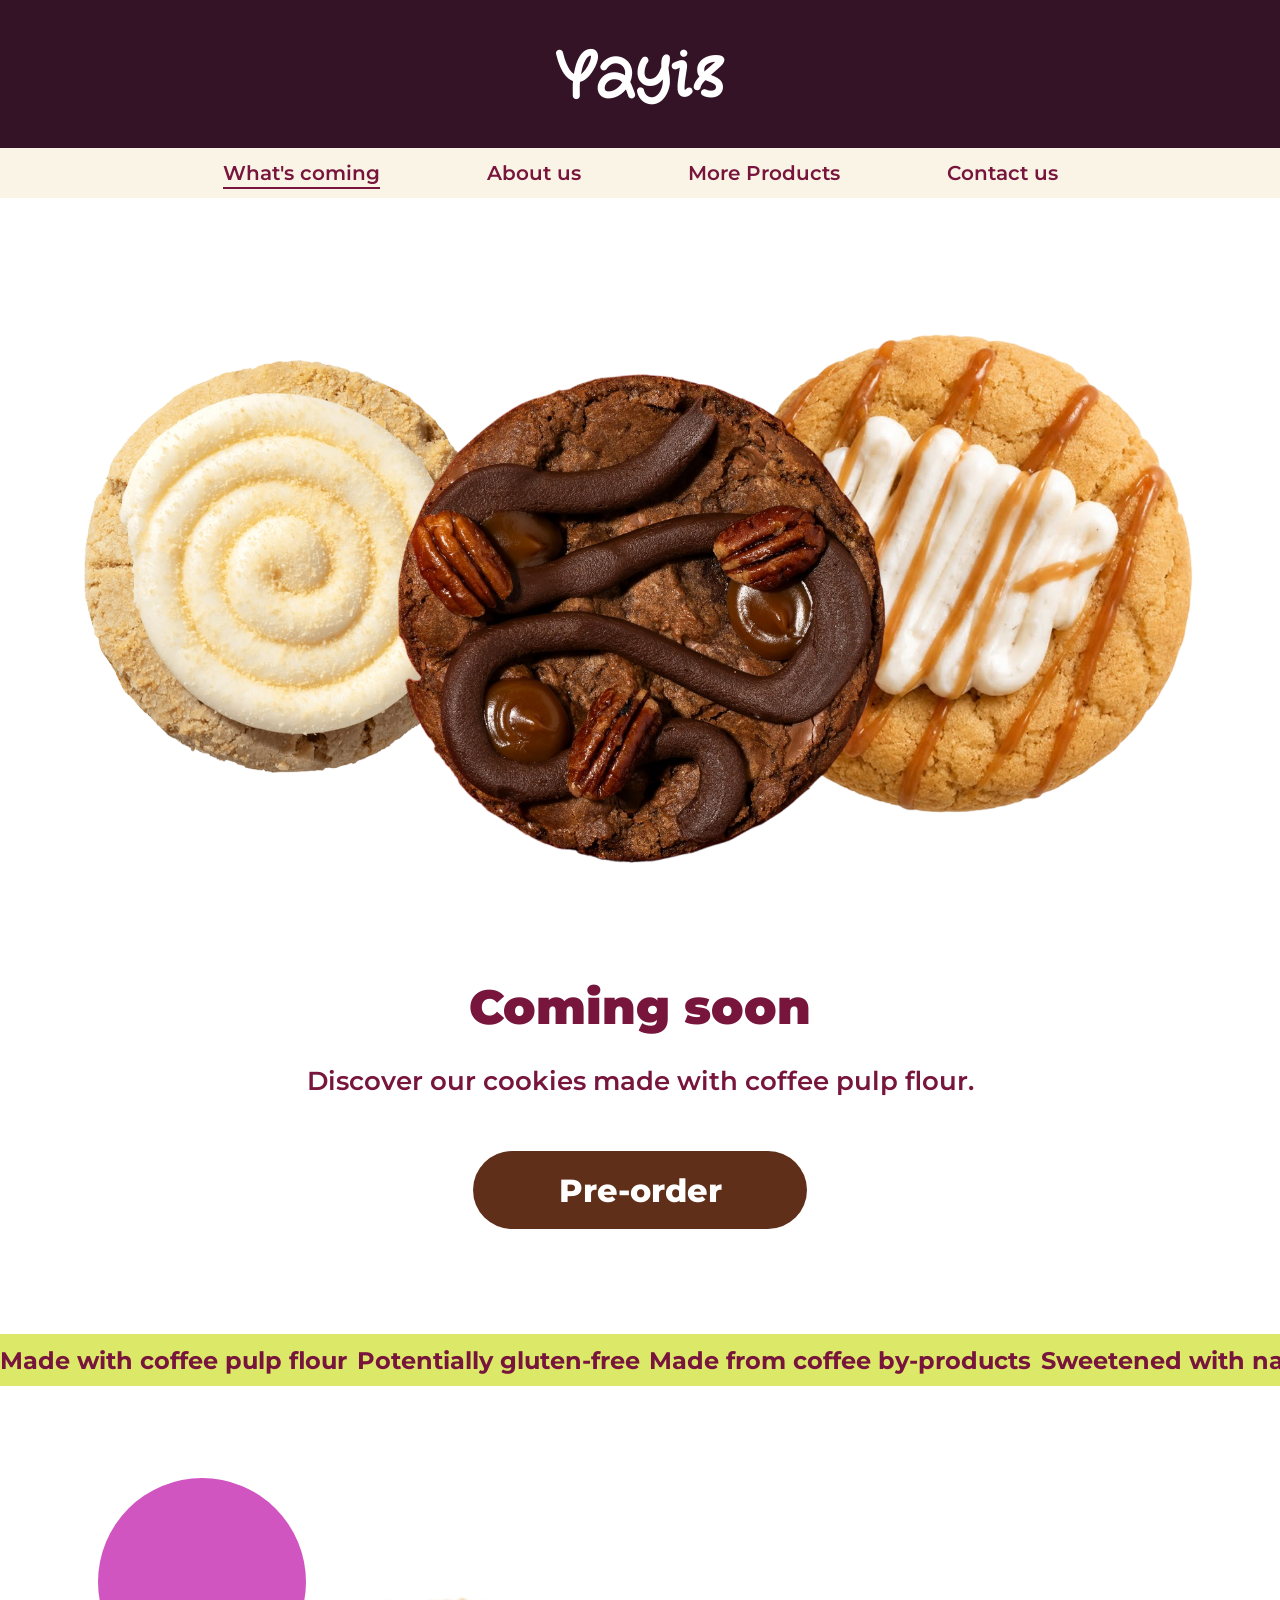
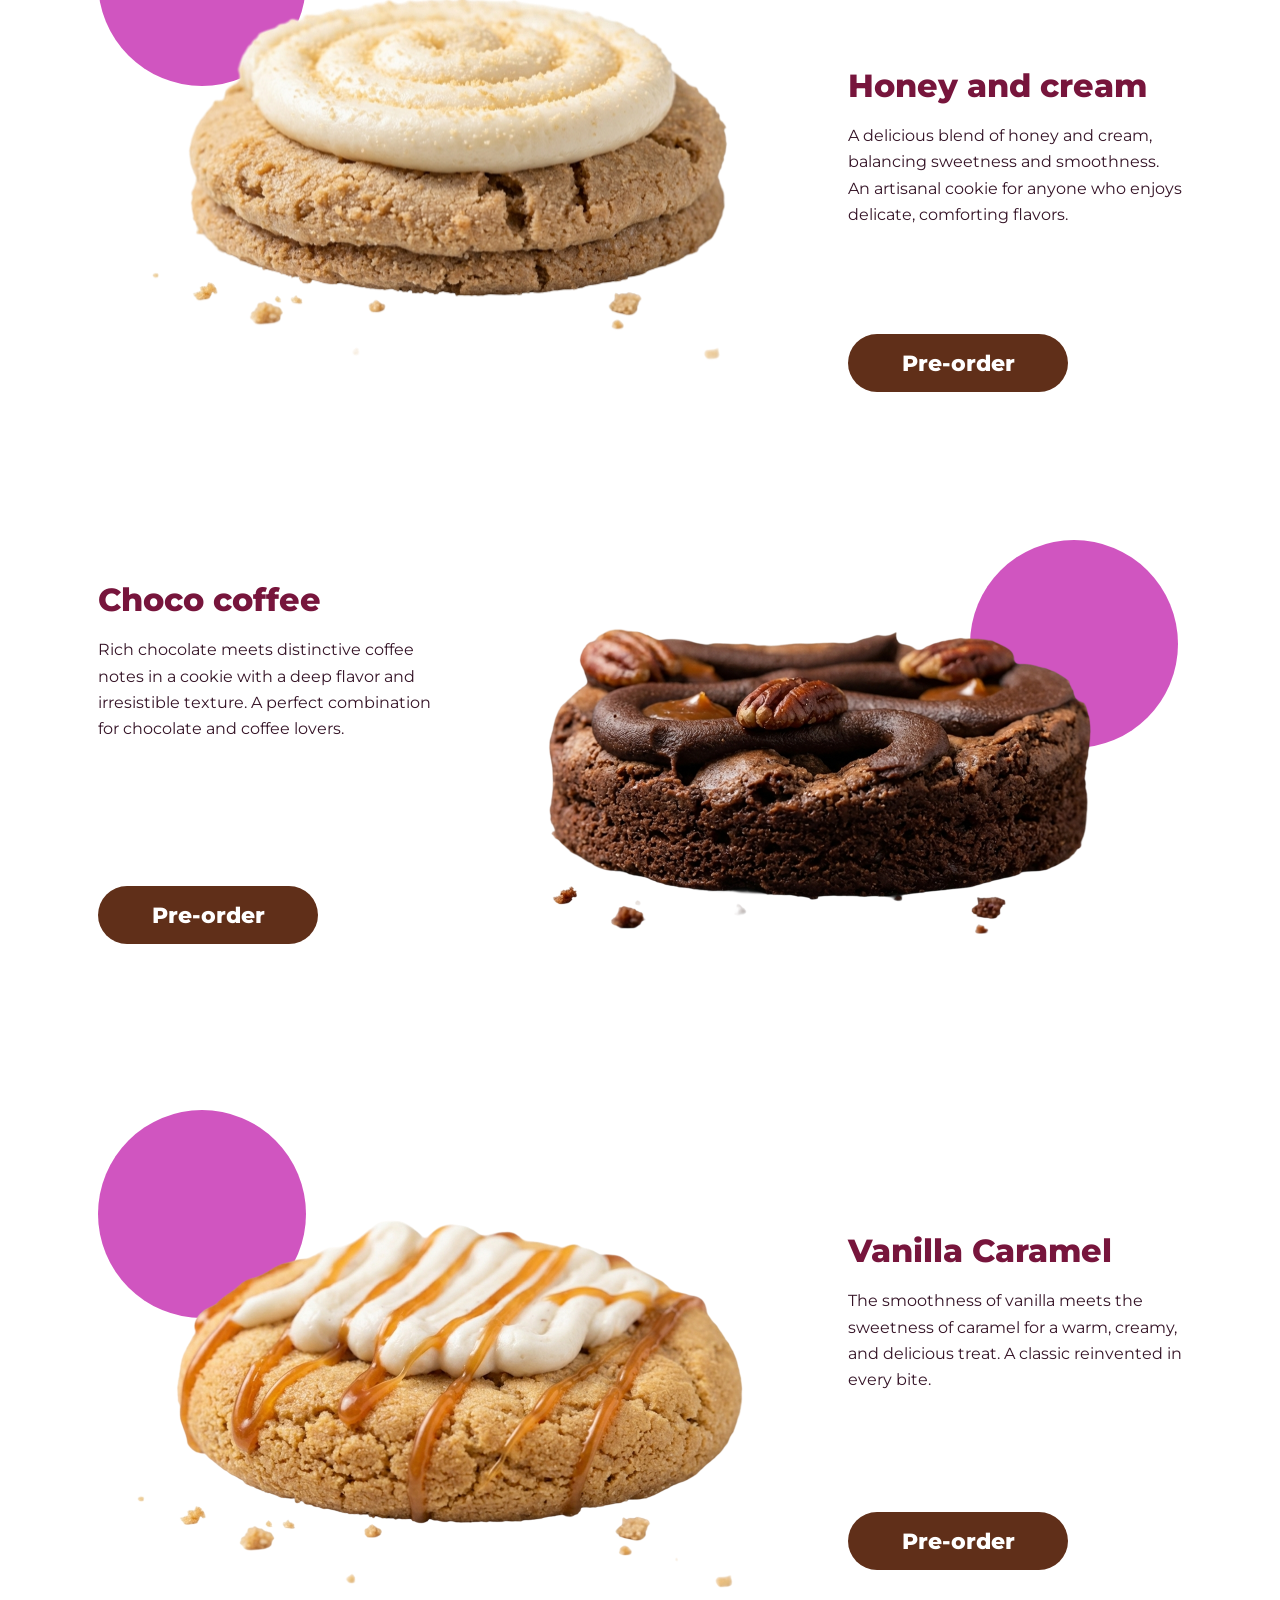
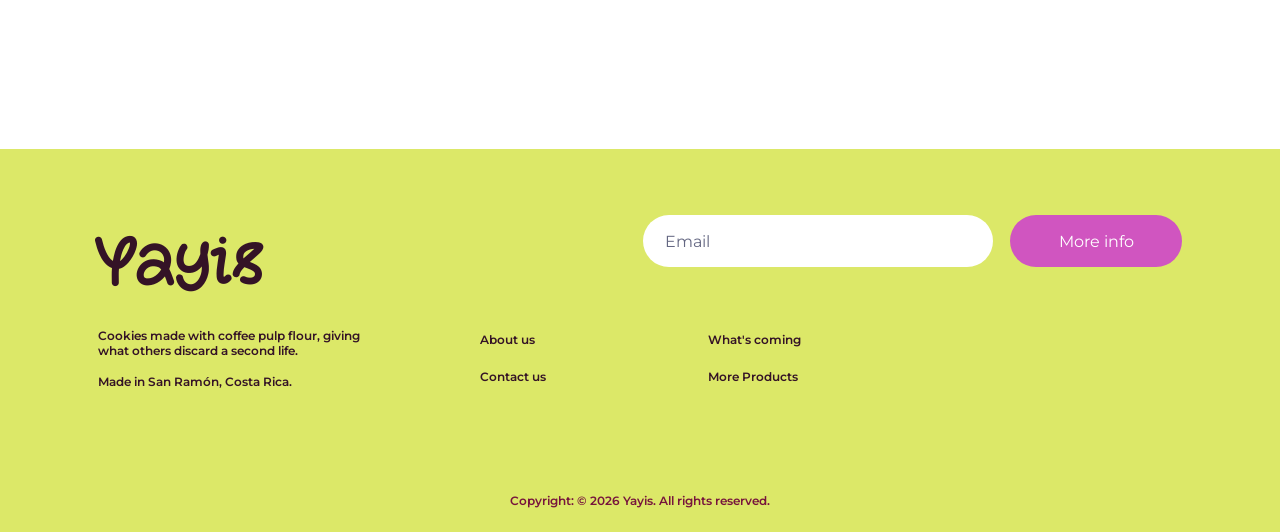
<file: index.html>
<!DOCTYPE html>
<html lang="en">
<head>
  <meta charset="utf-8">
  <meta name="viewport" content="width=device-width, initial-scale=1">
  <title>Yayis — Coffee Pulp Cookies</title>
  <meta name="description" content="Artisanal cookies made with coffee pulp flour. Made in San Ramón, Costa Rica.">
  <link rel="icon" href="data:image/svg+xml,%3Csvg xmlns='http://www.w3.org/2000/svg' viewBox='0 0 100 100'%3E%3Ctext y='.9em' font-size='90'%3E%F0%9F%8D%AA%3C/text%3E%3C/svg%3E">
  <link rel="preconnect" href="https://fonts.googleapis.com">
  <link rel="preconnect" href="https://fonts.gstatic.com" crossorigin>
  <link href="https://fonts.googleapis.com/css2?family=Montserrat:wght@600;700;800;900&family=Patrick+Hand&family=SN+Pro:wght@400&display=swap" rel="stylesheet">
  <link rel="stylesheet" href="assets/css/styles.css">
  <script>document.documentElement.classList.add('js');</script>
</head>
<body class="page-home">

  <header class="site-header">
    <a class="logo" href="index.html" aria-label="Yayis — home">Yayis</a>
    <button class="menu-toggle" type="button" aria-label="Open navigation menu" aria-expanded="false" aria-controls="site-nav">
      <span aria-hidden="true"></span>
      <span aria-hidden="true"></span>
      <span aria-hidden="true"></span>
    </button>
  </header>

  <nav class="site-nav" id="site-nav" aria-label="Main navigation">
    <a href="index.html" class="is-active" aria-current="page">What's coming</a>
    <a href="about.html#about">About us</a>
    <a href="about.html#products">More Products</a>
    <a href="about.html#contact">Contact us</a>
  </nav>

  <main>
    <section class="hero" aria-labelledby="hero-title">
      <div class="hero__stage">
        <button class="hero__cookie hero__cookie--left" type="button" data-flavor="honey-cream" aria-label="Go to Honey and Cream cookies">
          <img class="hero__img" src="assets/images/hero-honey-cream.png" alt="Honey and Cream cookie" loading="eager">
        </button>
        <button class="hero__cookie hero__cookie--right" type="button" data-flavor="vanilla-caramel" aria-label="Go to Vanilla Caramel cookies">
          <img class="hero__img" src="assets/images/hero-vanilla-caramel.png" alt="Vanilla Caramel cookie" loading="eager">
        </button>
        <button class="hero__cookie hero__cookie--center" type="button" data-flavor="choco-coffee" aria-label="Go to Choco Coffee cookies">
          <img class="hero__img" src="assets/images/hero-choco-coffee.png" alt="Choco Coffee cookie" loading="eager">
        </button>
      </div>

      <div class="hero__copy">
        <h1 class="hero__title" id="hero-title">Coming soon</h1>
        <p class="hero__subtitle">Discover our cookies made with coffee pulp flour.</p>
        <button type="button" class="btn btn--brown" data-preorder="">Pre-order</button>
      </div>
    </section>

    <div class="marquee" aria-label="Made with coffee pulp flour. Potentially gluten-free. Made from coffee by-products. Sweetened with natural alternatives.">
      <div class="marquee__track">
        <div class="marquee__group" aria-hidden="true">
          <span>Made with coffee pulp flour</span>
          <span>Potentially gluten-free</span>
          <span>Made from coffee by-products</span>
          <span>Sweetened with natural alternatives</span>
        </div>
      </div>
    </div>

    <section class="products" id="cookies" aria-label="Our cookies">

      <article class="product product--img-left reveal" id="honey-cream"
        style="--img-w:87.7%;--img-ml:4.3%;--ar:657.67/491.06;--title-top:154px;--btn-bottom:11px;--title-ml:26px;--circle-top:-34px;--circle-left:0px;--circle-right:auto;">
        <div class="product__media">
          <span class="circle circle--product" aria-hidden="true"></span>
          <img class="product__img" src="assets/images/honey-cream.png" alt="Honey and Cream cookie" loading="lazy" decoding="async">
        </div>
        <div class="product__body">
          <h2 class="product__title">Honey and cream</h2>
          <p class="product__description">A delicious blend of honey and cream, balancing sweetness and smoothness. An artisanal cookie for anyone who enjoys delicate, comforting flavors.</p>
          <button type="button" class="btn btn--brown" data-preorder="honey-cream">Pre-order</button>
        </div>
      </article>

      <article class="product product--img-right reveal" id="choco-coffee"
        style="--img-w:88.4%;--img-ml:7.7%;--ar:662.66/494.78;--title-top:67px;--btn-bottom:64px;--title-ml:0px;--circle-top:27px;--circle-left:auto;--circle-right:4px;">
        <div class="product__media">
          <span class="circle circle--product" aria-hidden="true"></span>
          <img class="product__img" src="assets/images/choco-coffee.png" alt="Choco Coffee cookie" loading="lazy" decoding="async">
        </div>
        <div class="product__body">
          <h2 class="product__title">Choco coffee</h2>
          <p class="product__description">Rich chocolate meets distinctive coffee notes in a cookie with a deep flavor and irresistible texture. A perfect combination for chocolate and coffee lovers.</p>
          <button type="button" class="btn btn--brown" data-preorder="choco-coffee">Pre-order</button>
        </div>
      </article>

      <article class="product product--img-left reveal" id="vanilla-caramel"
        style="--img-w:92%;--img-ml:2.1%;--ar:689.54/514.86;--title-top:113px;--btn-bottom:63px;--title-ml:46px;--circle-top:-8px;--circle-left:0px;--circle-right:auto;">
        <div class="product__media">
          <span class="circle circle--product" aria-hidden="true"></span>
          <img class="product__img" src="assets/images/vanilla-caramel.png" alt="Vanilla Caramel cookie" loading="lazy" decoding="async">
        </div>
        <div class="product__body">
          <h2 class="product__title">Vanilla Caramel</h2>
          <p class="product__description">The smoothness of vanilla meets the sweetness of caramel for a warm, creamy, and delicious treat. A classic reinvented in every bite.</p>
          <button type="button" class="btn btn--brown" data-preorder="vanilla-caramel">Pre-order</button>
        </div>
      </article>

    </section>
  </main>

  <footer class="site-footer">
    <div class="footer__grid">
      <a class="footer__logo" href="index.html" aria-label="Yayis — home">Yayis</a>

      <form class="subscribe" data-form="subscribe" novalidate>
        <div class="subscribe__field" data-field>
          <label class="visually-hidden" for="footer-email">Email</label>
          <input id="footer-email" name="email" type="email" placeholder="Email" autocomplete="email" data-validate="required email">
          <span class="field-error"></span>
        </div>
        <button type="submit" class="btn btn--pink">More info</button>
        <p class="form-status" role="status" aria-live="polite"></p>
      </form>

      <div class="footer__about">
        <p>Cookies made with coffee pulp flour, giving what others discard a second life.</p>
        <p>Made in San Ramón, Costa Rica.</p>
      </div>

      <ul class="footer__links">
        <li><a href="about.html#about">About us</a></li>
        <li><a href="about.html#contact">Contact us</a></li>
      </ul>

      <ul class="footer__links">
        <li><a href="index.html">What's coming</a></li>
        <li><a href="about.html#products">More Products</a></li>
      </ul>
    </div>

    <p class="footer__copy">Copyright: © 2026 Yayis. All rights reserved.</p>
  </footer>

  <script src="assets/js/script.js" defer></script>
</body>
</html>
</file>
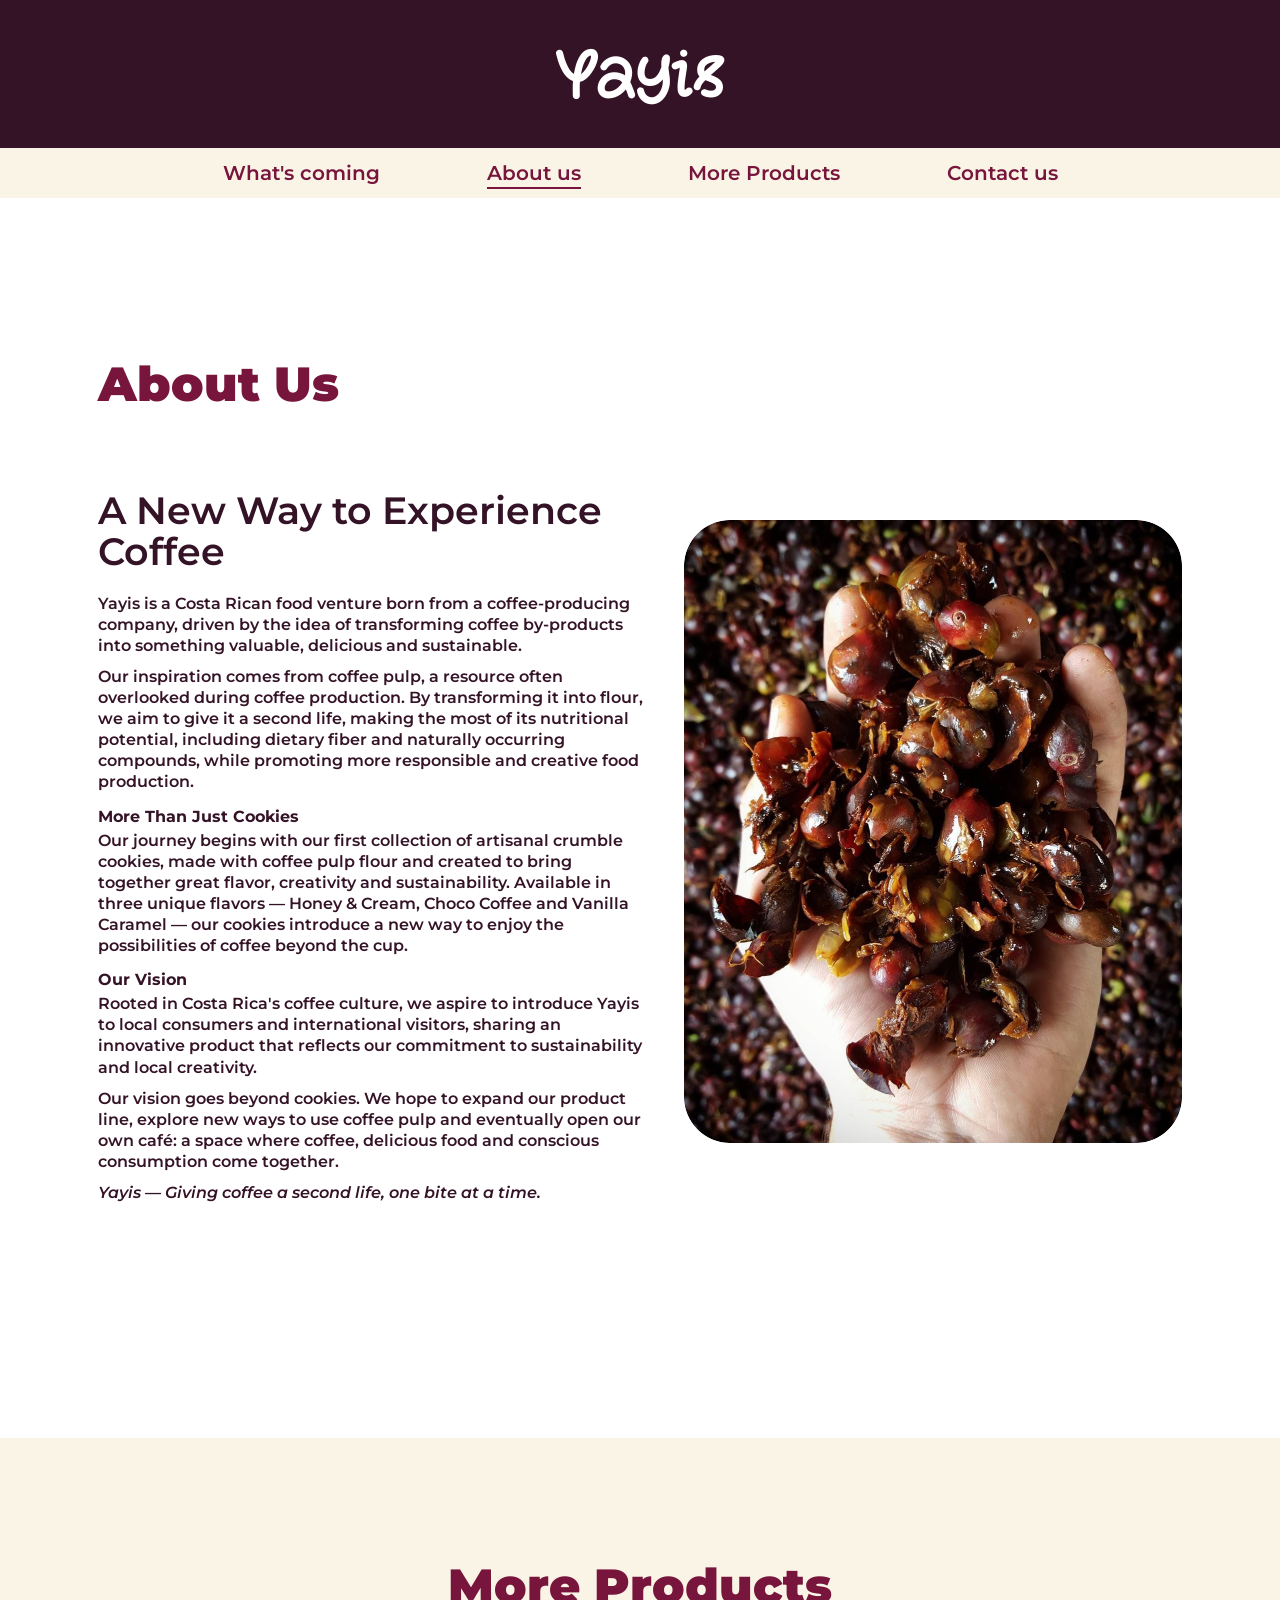
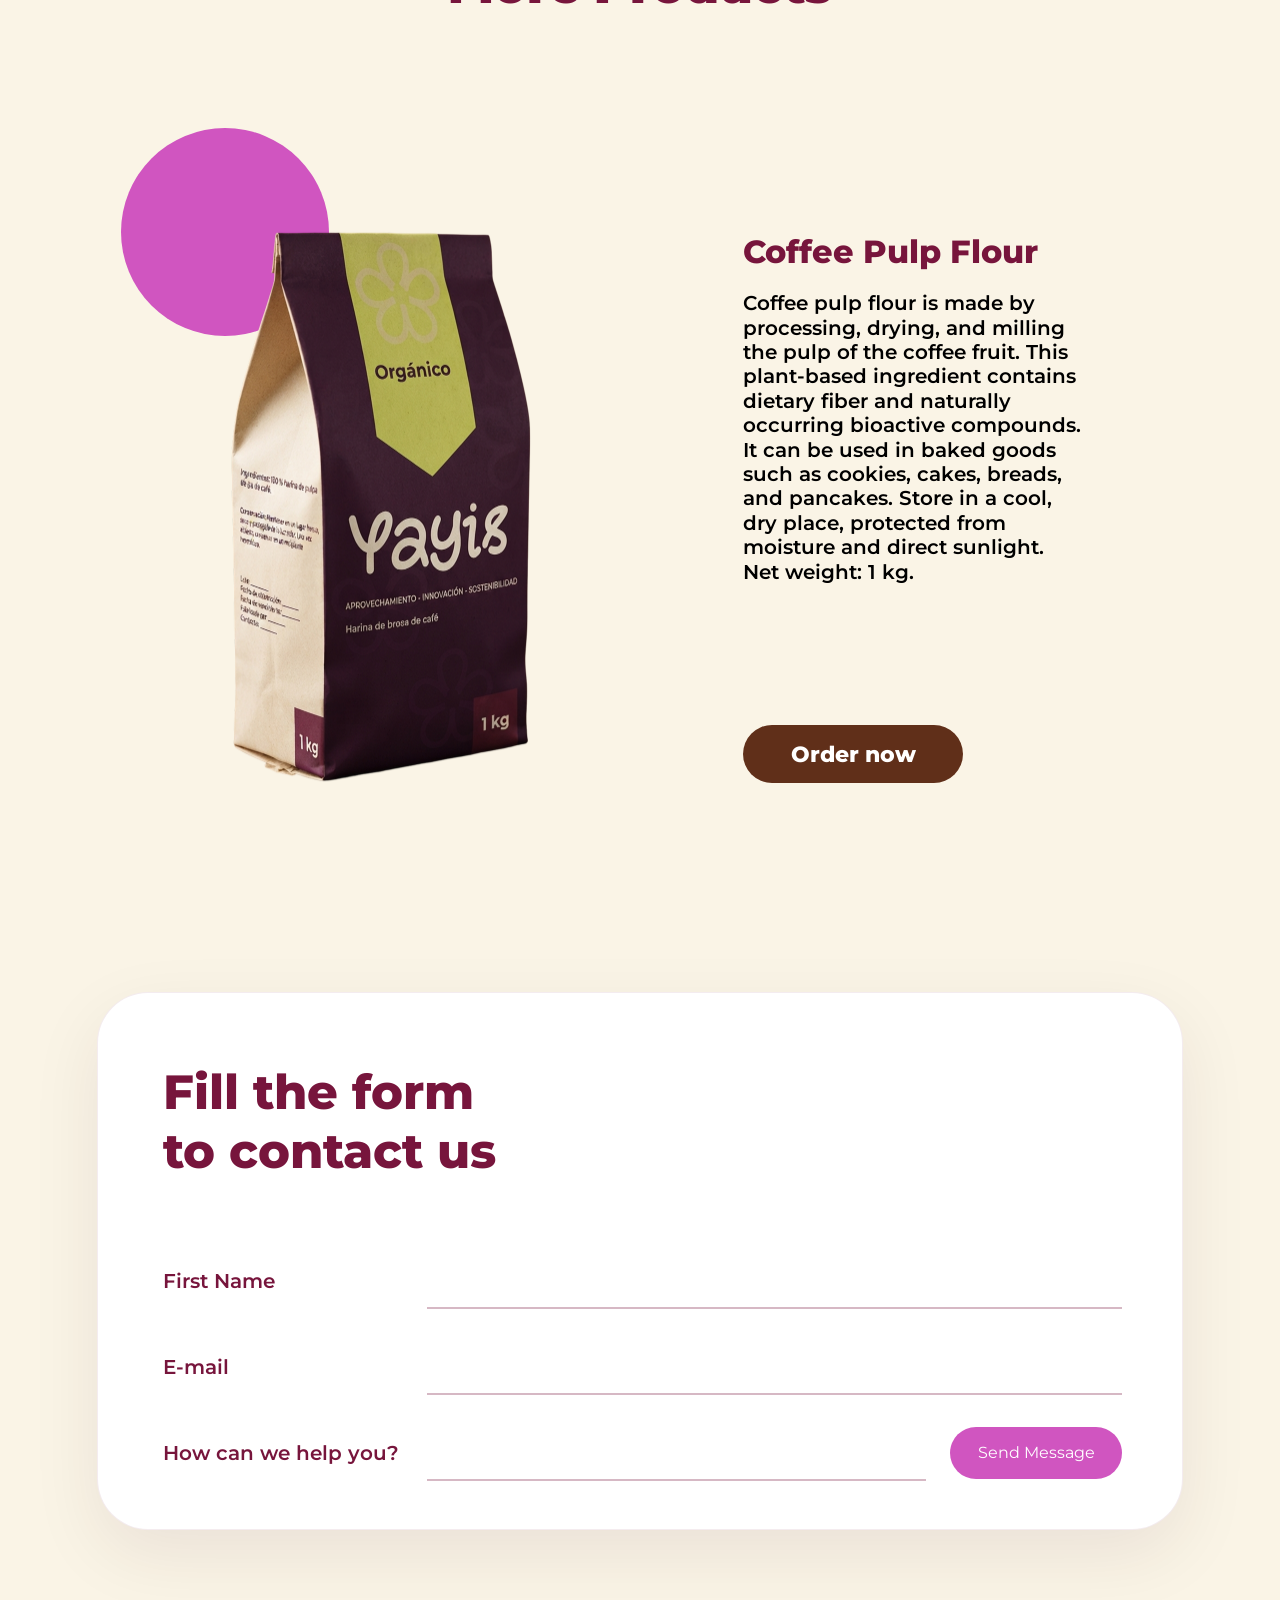
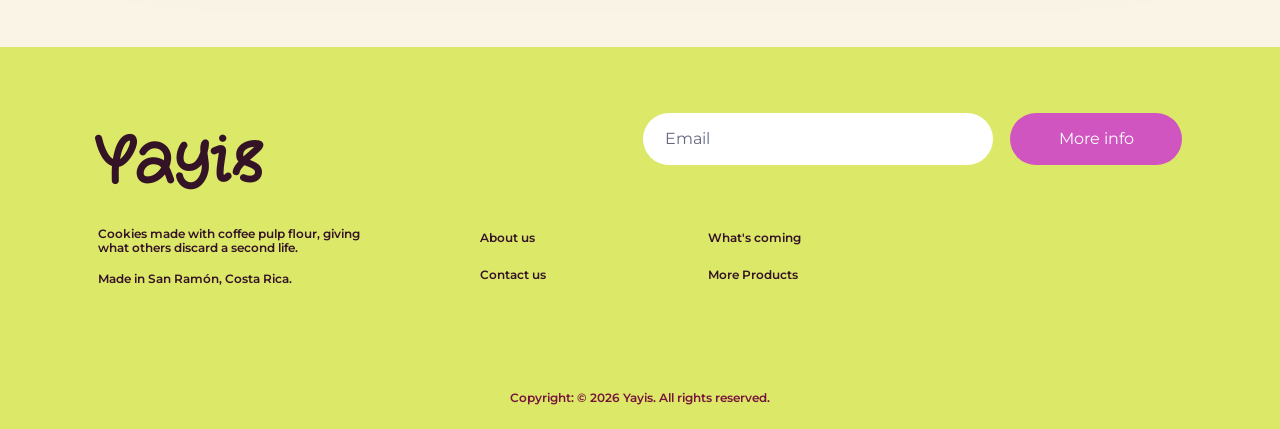
<file: about.html>
<!DOCTYPE html>
<html lang="en">
<head>
  <meta charset="utf-8">
  <meta name="viewport" content="width=device-width, initial-scale=1">
  <title>About us — Yayis</title>
  <meta name="description" content="Yayis is a Costa Rican venture that transforms coffee pulp into flour and artisanal cookies.">
  <link rel="icon" href="data:image/svg+xml,%3Csvg xmlns='http://www.w3.org/2000/svg' viewBox='0 0 100 100'%3E%3Ctext y='.9em' font-size='90'%3E%F0%9F%8D%AA%3C/text%3E%3C/svg%3E">
  <link rel="preconnect" href="https://fonts.googleapis.com">
  <link rel="preconnect" href="https://fonts.gstatic.com" crossorigin>
  <link href="https://fonts.googleapis.com/css2?family=Montserrat:wght@600;700;800;900&family=Patrick+Hand&family=SN+Pro:wght@400&display=swap" rel="stylesheet">
  <link rel="stylesheet" href="assets/css/styles.css">
  <script>document.documentElement.classList.add('js');</script>
</head>
<body class="page-about">

  <header class="site-header">
    <a class="logo" href="index.html" aria-label="Yayis — home">Yayis</a>
    <button class="menu-toggle" type="button" aria-label="Open navigation menu" aria-expanded="false" aria-controls="site-nav">
      <span aria-hidden="true"></span>
      <span aria-hidden="true"></span>
      <span aria-hidden="true"></span>
    </button>
  </header>

  <nav class="site-nav" id="site-nav" aria-label="Main navigation">
    <a href="index.html">What's coming</a>
    <a href="#about">About us</a>
    <a href="#products">More Products</a>
    <a href="#contact">Contact us</a>
  </nav>

  <main>
    <section class="about" id="about">
      <div class="wrap">
        <h1 class="section-title">About Us</h1>

        <div class="about__grid">
          <div class="about__text">
            <h2>A New Way to Experience Coffee</h2>
            <p>Yayis is a Costa Rican food venture born from a coffee-producing company, driven by the idea of transforming coffee by-products into something valuable, delicious and sustainable.</p>
            <p>Our inspiration comes from coffee pulp, a resource often overlooked during coffee production. By transforming it into flour, we aim to give it a second life, making the most of its nutritional potential, including dietary fiber and naturally occurring compounds, while promoting more responsible and creative food production.</p>

            <h3>More Than Just Cookies</h3>
            <p>Our journey begins with our first collection of artisanal crumble cookies, made with coffee pulp flour and created to bring together great flavor, creativity and sustainability. Available in three unique flavors — Honey &amp; Cream, Choco Coffee and Vanilla Caramel — our cookies introduce a new way to enjoy the possibilities of coffee beyond the cup.</p>

            <h3>Our Vision</h3>
            <p>Rooted in Costa Rica's coffee culture, we aspire to introduce Yayis to local consumers and international visitors, sharing an innovative product that reflects our commitment to sustainability and local creativity.</p>
            <p>Our vision goes beyond cookies. We hope to expand our product line, explore new ways to use coffee pulp and eventually open our own café: a space where coffee, delicious food and conscious consumption come together.</p>
            <p class="about__closing">Yayis — Giving coffee a second life, one bite at a time.</p>
          </div>

          <img class="about__photo" src="assets/images/about-cafe.png" alt="Hands holding coffee pulp" loading="lazy" decoding="async">
        </div>
      </div>
    </section>

    <div class="cream">
      <section class="more-products" id="products">
        <div class="wrap">
          <h2 class="section-title">More Products</h2>

          <article class="bag reveal">
            <div class="bag__media">
              <span class="circle" aria-hidden="true"></span>
              <img class="bag__img" src="assets/images/bolsa-harina.png" alt="Yayis coffee pulp flour bag, 1 kg" loading="lazy" decoding="async">
            </div>
            <div class="bag__body">
              <h3 class="bag__title">Coffee Pulp Flour</h3>
              <p class="bag__text">Coffee pulp flour is made by processing, drying, and milling the pulp of the coffee fruit. This plant-based ingredient contains dietary fiber and naturally occurring bioactive compounds. It can be used in baked goods such as cookies, cakes, breads, and pancakes. Store in a cool, dry place, protected from moisture and direct sunlight. Net weight: 1 kg.</p>
              <button type="button" class="btn btn--brown" data-preorder="coffee-flour">Order now</button>
            </div>
          </article>
        </div>
      </section>

      <section class="contact" id="contact" aria-labelledby="contact-title">
        <div class="contact__card reveal">
          <h2 class="contact__title" id="contact-title">Fill the form<br>to contact us</h2>

          <form class="contact-form" data-form="contact" novalidate>
            <div class="cf-row">
              <label for="cf-name">First Name</label>
              <div class="cf-cell" data-field>
                <input id="cf-name" name="name" type="text" autocomplete="given-name" data-validate="required">
                <span class="field-error"></span>
              </div>
            </div>

            <div class="cf-row">
              <label for="cf-email">E-mail</label>
              <div class="cf-cell" data-field>
                <input id="cf-email" name="email" type="email" autocomplete="email" data-validate="required email">
                <span class="field-error"></span>
              </div>
            </div>

            <div class="cf-row cf-row--action">
              <label for="cf-message">How can we help you?</label>
              <div class="cf-cell" data-field>
                <textarea id="cf-message" name="message" rows="1" data-validate="required"></textarea>
                <span class="field-error"></span>
              </div>
              <button type="submit" class="btn btn--pink">Send Message</button>
            </div>

            <p class="form-status" role="status" aria-live="polite"></p>
          </form>
        </div>
      </section>
    </div>
  </main>

  <footer class="site-footer">
    <div class="footer__grid">
      <a class="footer__logo" href="index.html" aria-label="Yayis — home">Yayis</a>

      <form class="subscribe" data-form="subscribe" novalidate>
        <div class="subscribe__field" data-field>
          <label class="visually-hidden" for="footer-email">Email</label>
          <input id="footer-email" name="email" type="email" placeholder="Email" autocomplete="email" data-validate="required email">
          <span class="field-error"></span>
        </div>
        <button type="submit" class="btn btn--pink">More info</button>
        <p class="form-status" role="status" aria-live="polite"></p>
      </form>

      <div class="footer__about">
        <p>Cookies made with coffee pulp flour, giving what others discard a second life.</p>
        <p>Made in San Ramón, Costa Rica.</p>
      </div>

      <ul class="footer__links">
        <li><a href="#about">About us</a></li>
        <li><a href="#contact">Contact us</a></li>
      </ul>

      <ul class="footer__links">
        <li><a href="index.html">What's coming</a></li>
        <li><a href="#products">More Products</a></li>
      </ul>
    </div>

    <p class="footer__copy">Copyright: © 2026 Yayis. All rights reserved.</p>
  </footer>

  <script src="assets/js/script.js" defer></script>
</body>
</html>
</file>
<file: assets/css/styles.css>
/* ==========================================================================
   Yayis — styles.css
   Built from the Figma file "yayis" (Desktop - 1 and Desktop - 2, 1440px)
   ========================================================================== */

@font-face {
  font-family: "Anak Baik";
  src: url("../fonts/Anak%20Baik.ttf") format("truetype");
  font-weight: normal;
  font-style: normal;
  font-display: swap;
}

:root {
  --plum-900: #341326;
  --plum-700: #77153c;
  --brown: #602f19;
  --lime: #dce868;
  --cream: #faf4e6;
  --pink: #d055c0;
  --slate: #646782;
  --error: #b3261e;

  --font-body: "Montserrat", system-ui, -apple-system, "Segoe UI", sans-serif;
  --font-ui: "SN Pro", "Montserrat", system-ui, sans-serif;
  --font-logo: "Anak Baik", cursive;

  --wrap: 1084px;
}

*,
*::before,
*::after {
  box-sizing: border-box;
}

html {
  scroll-behavior: smooth;
}

body {
  margin: 0;
  font-family: var(--font-body);
  color: var(--plum-900);
  background: #fff;
  -webkit-font-smoothing: antialiased;
}

img {
  display: block;
  max-width: 100%;
}

a {
  color: inherit;
  text-decoration: none;
}

button,
input,
textarea,
select {
  font: inherit;
}

.wrap {
  width: min(var(--wrap), calc(100% - 48px));
  margin-inline: auto;
}

.visually-hidden {
  position: absolute !important;
  width: 1px;
  height: 1px;
  margin: -1px;
  padding: 0;
  overflow: hidden;
  clip: rect(0 0 0 0);
  white-space: nowrap;
  border: 0;
}

:focus-visible {
  outline: 3px solid var(--plum-700);
  outline-offset: 3px;
}

/* ---------- Header + navigation ---------- */

.site-header {
  background: var(--plum-900);
  height: 148px;
  display: grid;
  place-items: center;
}

.logo {
  font-family: var(--font-logo);
  font-size: 64px;
  line-height: 1.1;
  color: #fff;
}

.menu-toggle {
  display: none;
}

.site-nav {
  position: sticky;
  top: 0;
  z-index: 20;
  height: 50px;
  background: var(--cream);
  display: flex;
  justify-content: center;
  align-items: center;
  gap: 107px;
}

.site-nav a {
  position: relative;
  font-weight: 600;
  font-size: 20px;
  color: var(--plum-700);
  padding-block: 4px;
}

.site-nav a::after {
  content: "";
  position: absolute;
  left: 0;
  right: 0;
  bottom: 0;
  height: 2px;
  background: currentColor;
  transform: scaleX(0);
  transform-origin: left;
  transition: transform 0.25s ease;
}

.site-nav a:hover::after,
.site-nav a.is-active::after {
  transform: scaleX(1);
}

/* ---------- Buttons ---------- */

.btn {
  display: inline-grid;
  place-items: center;
  border: 0;
  cursor: pointer;
  color: #fff;
  transition: transform 0.2s ease, filter 0.2s ease;
}

.btn:hover:not(:disabled) {
  transform: translateY(-2px);
  filter: brightness(0.93);
}

.btn:active:not(:disabled) {
  transform: translateY(0);
}

.btn:disabled {
  opacity: 0.7;
  cursor: progress;
}

.btn--brown {
  width: 334px;
  max-width: 100%;
  height: 78px;
  border-radius: 110px;
  background: var(--brown);
  font-weight: 800;
  font-size: 32px;
}

.btn--pink {
  width: 172px;
  height: 52px;
  border-radius: 262px;
  background: var(--pink);
  font-family: var(--font-ui);
  font-weight: 400;
  font-size: 16px;
}

.btn--small {
  width: 100%;
  height: 56px;
  font-size: 20px;
  margin-top: 24px;
}

.circle {
  position: absolute;
  z-index: 0;
  width: var(--circle-size, 208px);
  height: var(--circle-size, 208px);
  border-radius: 50%;
  background: var(--pink);
  pointer-events: none;
}

/* ---------- Home: hero ---------- */

.hero {
  position: relative;
  z-index: 1;
  text-align: center;
  padding-top: 40px;
  padding-bottom: 105px;
}

.hero__stage {
  position: relative;
  width: min(1112px, 92vw);
  margin-inline: auto;
  aspect-ratio: 1112 / 760;
}

.hero__cookie {
  position: absolute;
  display: block;
  margin: 0;
  padding: 0;
  border: 0;
  background: transparent;
  cursor: pointer;
  transition:
    left 0.8s cubic-bezier(0.22, 1, 0.36, 1),
    top 0.8s cubic-bezier(0.22, 1, 0.36, 1),
    width 0.8s cubic-bezier(0.22, 1, 0.36, 1),
    transform 0.35s ease,
    filter 0.35s ease;
}

.hero__cookie:hover,
.hero__cookie:focus-visible {
  filter: brightness(1.04);
  transform: translateY(-8px);
  outline: none;
}

.hero__cookie:focus-visible {
  filter: drop-shadow(0 0 12px rgba(208, 85, 192, 0.55));
}

.hero__img {
  width: 100%;
  height: 100%;
  display: block;
  object-fit: contain;
  pointer-events: none;
}

.hero__cookie--left {
  left: 0;
  top: 16%;
  width: 37%;
  aspect-ratio: 381 / 382.59;
  z-index: 1;
}

.hero__cookie--right {
  left: 56%;
  top: 12%;
  width: 44%;
  aspect-ratio: 1;
  z-index: 1;
}

.hero__cookie--center {
  left: 27.6%;
  top: 1%;
  width: 44.8%;
  aspect-ratio: 452.8 / 679.2;
  z-index: 2;
}

.hero__copy {
  position: relative;
  z-index: 3;
  margin-top: -20px;
}

.hero__title {
  margin: 0;
  font-weight: 900;
  font-size: clamp(34px, 5vw, 48px);
  line-height: 1.23;
  color: var(--plum-700);
}

.hero__subtitle {
  margin: 28px 0 54px;
  font-weight: 600;
  font-size: clamp(18px, 2.4vw, 26px);
  color: var(--plum-700);
}

/* ---------- Home: marquee ---------- */

.marquee {
  background: var(--lime);
  height: 52px;
  overflow: hidden;
  display: flex;
  align-items: center;
  white-space: nowrap;
}

.marquee__track {
  display: flex;
  flex: none;
  animation: marquee 40s linear infinite;
}

.marquee:hover .marquee__track {
  animation-play-state: paused;
}

.marquee__group {
  flex: none;
  display: flex;
}

.marquee__group span {
  font-weight: 700;
  font-size: 24px;
  color: var(--plum-700);
  padding-right: 0.4em;
}

@keyframes marquee {
  from {
    transform: translateX(0);
  }
  to {
    transform: translateX(calc(var(--group-w, 50%) * -1));
  }
}

/* ---------- Home: product rows ---------- */

.products {
  display: flex;
  flex-direction: column;
  gap: 110px;
  padding: 126px 0 116px;
}

.product {
  width: min(var(--wrap), calc(100% - 48px));
  margin-inline: auto;
  display: grid;
  align-items: stretch;
}

.product--img-left {
  grid-template-columns: minmax(0, 1fr) 334px;
}

.product--img-right {
  grid-template-columns: 334px minmax(0, 1fr);
}

.product--img-right .product__media {
  grid-column: 2;
  grid-row: 1;
}

.product--img-right .product__body {
  grid-column: 1;
  grid-row: 1;
}

.product__media {
  position: relative;
}

.circle--product {
  left: var(--circle-left, auto);
  right: var(--circle-right, auto);
  top: var(--circle-top, 0);
}

.product__img {
  position: relative;
  z-index: 1;
  width: var(--img-w, 100%);
  margin-left: var(--img-ml, 0);
  aspect-ratio: var(--ar, 4 / 3);
  object-fit: contain;
}

.product__body {
  display: flex;
  flex-direction: column;
  justify-content: flex-start;
  padding: var(--title-top, 120px) 0 var(--btn-bottom, 0);
}

.product__title {
  margin: 0;
  font-weight: 800;
  font-size: 32px;
  line-height: 1.22;
  color: var(--plum-700);
  text-align: left;
}

.product__description {
  align-self: stretch;
  margin: 18px 0 0;
  font-size: 16px;
  line-height: 1.65;
  color: var(--plum-900);
  text-align: left;
}

.product__body .btn {
  margin-top: auto;
}

.product__body .btn--brown {
  width: 220px;
  height: 58px;
  font-size: 22px;
}

/* ---------- About page ---------- */

.section-title {
  margin: 0;
  font-weight: 900;
  font-size: clamp(34px, 5vw, 48px);
  line-height: 1.23;
  color: var(--plum-700);
}

.about {
  padding: 157px 0 225px;
  scroll-margin-top: 50px;
}

.about .section-title {
  margin-bottom: 76px;
}

.about__grid {
  display: grid;
  grid-template-columns: 548px 498px;
  justify-content: space-between;
  align-items: start;
}

.about__text h2 {
  margin: 0 0 20px;
  font-weight: 600;
  font-size: 37.5px;
  line-height: 1.1;
  color: var(--plum-900);
}

.about__text h3 {
  margin: 14px 0 4px;
  font-weight: 700;
  font-size: 16px;
}

.about__text p {
  margin: 0 0 10px;
  font-weight: 600;
  font-size: 16px;
  line-height: 1.32;
}

.about__text .about__closing {
  font-style: italic;
}

.about__photo {
  margin-top: 30px;
  width: 498px;
  max-width: 100%;
  aspect-ratio: 498 / 622.5;
  object-fit: cover;
  border-radius: 46px;
}

.cream {
  background: var(--cream);
  padding-bottom: 117px;
}

.more-products {
  padding-top: 119px;
  scroll-margin-top: 50px;
}

.more-products .section-title {
  text-align: center;
  margin-bottom: 132px;
}

.bag {
  display: grid;
  grid-template-columns: minmax(0, 645px) 342px;
}

.bag__media {
  position: relative;
}

.bag__media .circle {
  left: 22.8px;
  top: -20.4px;
}

.bag__img {
  position: relative;
  z-index: 1;
  margin-left: 63.7px;
  width: 428px;
  max-width: calc(100% - 63.7px);
  aspect-ratio: 428 / 734.26;
  object-fit: contain;
}

.bag__body {
  display: flex;
  flex-direction: column;
  padding: 84px 0 99px;
}

.bag__title {
  margin: 0;
  font-weight: 800;
  font-size: 32px;
  line-height: 1.22;
  color: var(--plum-700);
  white-space: nowrap;
}

.bag__text {
  margin: 20px 0 30px;
  font-weight: 600;
  font-size: 20px;
  line-height: 1.22;
  color: #000;
}

.bag__body .btn {
  margin-top: auto;
}

.bag__body .btn--brown {
  width: 220px;
  height: 58px;
  font-size: 22px;
}

/* ---------- Contact card ---------- */

.contact {
  margin-top: 110px;
  scroll-margin-top: 50px;
}

.contact__card {
  width: min(1086px, calc(100% - 48px));
  min-height: 528px;
  margin-inline: auto;
  background: #fff;
  border: 1px solid rgba(119, 21, 60, 0.08);
  box-shadow: 0 24px 70px rgba(52, 19, 38, 0.08);
  border-radius: 51px;
  padding: 70px 60px 48px 65px;
}

.contact__title {
  margin: 0 0 71px;
  font-weight: 800;
  font-size: clamp(32px, 4.4vw, 48px);
  line-height: 1.23;
  color: var(--plum-700);
}

.contact-form {
  display: flex;
  flex-direction: column;
  gap: 30px;
}

.cf-row {
  display: grid;
  grid-template-columns: 240px minmax(0, 1fr);
  column-gap: 24px;
  align-items: center;
  min-height: 56px;
}

.cf-row--action {
  grid-template-columns: 240px minmax(0, 1fr) 172px;
}

.cf-row label {
  font-weight: 600;
  font-size: 20px;
  color: var(--plum-700);
}

.cf-cell {
  position: relative;
}

.cf-cell input,
.cf-cell textarea {
  display: block;
  width: 100%;
  min-height: 56px;
  border: 0;
  border-bottom: 2px solid rgba(119, 21, 60, 0.3);
  border-radius: 0;
  background: transparent;
  padding: 14px 2px;
  font-weight: 600;
  font-size: 18px;
  color: var(--plum-900);
  resize: none;
  overflow: hidden;
  transition: border-color 0.2s ease, box-shadow 0.2s ease, background 0.2s ease;
}

.cf-cell input:focus,
.cf-cell textarea:focus {
  outline: 0;
  border-bottom-color: var(--pink);
  background: transparent;
  box-shadow: none;
}

.cf-cell textarea {
  min-height: 56px;
  line-height: 26px;
}

.cf-cell .field-error {
  position: absolute;
  left: 18px;
  top: 100%;
  margin-top: 4px;
}

/* ---------- Form feedback (shared) ---------- */

.field-error {
  display: block;
  color: var(--error);
  font-size: 13px;
  font-weight: 600;
  line-height: 1.3;
}

.field-error:empty {
  display: none;
}

[aria-invalid="true"] {
  border-color: var(--error) !important;
}

.form-status {
  margin: 0;
  font-size: 14px;
  font-weight: 600;
  color: var(--plum-700);
}

.form-status:empty {
  display: none;
}

.form-status[data-state="error"] {
  color: var(--error);
}

.contact-form .form-status {
  margin-top: -8px;
}

/* ---------- Footer ---------- */

.site-footer {
  background: var(--lime);
  padding: 66px 0 24px;
}

.footer__grid {
  width: min(var(--wrap), calc(100% - 48px));
  margin-inline: auto;
  display: grid;
  grid-template-columns: 382px 228px minmax(0, 1fr);
  row-gap: 32px;
  align-items: start;
}

.footer__logo {
  margin: 10px 0 0 -4px;
  font-family: var(--font-logo);
  font-size: 64px;
  line-height: 72px;
  color: var(--plum-900);
}

.subscribe {
  grid-column: 2 / 4;
  justify-self: end;
  display: flex;
  gap: 17px;
  position: relative;
}

.subscribe__field {
  position: relative;
}

.subscribe input {
  width: 350px;
  max-width: 100%;
  height: 52px;
  border: 2px solid transparent;
  border-radius: 262px;
  background: #fff;
  padding: 0 20px;
  font-family: var(--font-ui);
  font-size: 16px;
  color: var(--plum-900);
}

.subscribe input::placeholder {
  color: var(--slate);
}

.subscribe input:focus {
  outline: 0;
  border-color: var(--pink);
}

.subscribe .field-error {
  position: absolute;
  left: 20px;
  top: 100%;
  margin-top: 6px;
  white-space: nowrap;
}

.subscribe .form-status {
  position: absolute;
  left: 20px;
  top: 100%;
  margin-top: 6px;
}

.footer__about p {
  width: 270px;
  max-width: 100%;
  margin: 0 0 16px;
  font-weight: 600;
  font-size: 12px;
  line-height: 1.22;
}

.footer__links {
  list-style: none;
  margin: 0;
  padding: 0;
}

.footer__links li + li {
  margin-top: 18px;
}

.footer__links a {
  display: inline-block;
  font-weight: 600;
  font-size: 12px;
  line-height: 15px;
}

.footer__links a:hover {
  text-decoration: underline;
}

.footer__copy {
  margin: 88px 0 0;
  text-align: center;
  font-weight: 600;
  font-size: 12px;
  color: var(--plum-700);
}

/* ---------- Pre-order dialog (same look as the contact card) ---------- */

.modal {
  width: min(760px, calc(100% - 32px));
  max-height: calc(100dvh - 32px);
  padding: 0;
  border: 0;
  border-radius: 51px;
  background: #fff;
  color: var(--plum-900);
  box-shadow: 0 30px 80px rgba(52, 19, 38, 0.35);
}

.modal::backdrop {
  background: rgba(52, 19, 38, 0.55);
}

.modal__inner {
  position: relative;
  padding: 60px 56px 48px;
}

.modal__close {
  position: absolute;
  top: 24px;
  right: 28px;
  width: 40px;
  height: 40px;
  border: 0;
  border-radius: 50%;
  background: transparent;
  color: var(--plum-700);
  font-size: 30px;
  line-height: 1;
  cursor: pointer;
}

.modal__close:hover {
  background: rgba(119, 21, 60, 0.08);
}

.modal h2 {
  margin: 0 0 44px;
  font-weight: 800;
  font-size: clamp(32px, 5vw, 44px);
  line-height: 1.23;
  color: var(--plum-700);
}

.modal .cf-row {
  grid-template-columns: 150px minmax(0, 1fr);
}

.modal .contact-form {
  gap: 30px;
}

.modal__desc {
  margin: -14px 0 0 174px;
  font-size: 14px;
  font-weight: 600;
  line-height: 1.45;
  color: var(--plum-900);
}

.modal__desc:empty {
  display: none;
}

.modal__actions {
  display: flex;
  justify-content: flex-end;
  margin-top: 6px;
}

.modal .form-status {
  text-align: right;
  margin-top: -14px;
}

.cf-cell select {
  display: block;
  width: 100%;
  border: 0;
  border-bottom: 2px solid rgba(119, 21, 60, 0.3);
  border-radius: 0;
  background: transparent url("data:image/svg+xml,%3Csvg xmlns='http://www.w3.org/2000/svg' width='14' height='9' viewBox='0 0 14 9'%3E%3Cpath d='M1 1.5l6 6 6-6' fill='none' stroke='%2377153c' stroke-width='2'/%3E%3C/svg%3E") no-repeat right 4px center;
  min-height: 56px;
  padding: 14px 28px 14px 2px;
  font-weight: 600;
  font-size: 18px;
  color: var(--plum-900);
  appearance: none;
  -webkit-appearance: none;
  cursor: pointer;
  transition: border-color 0.2s ease;
}

.cf-cell select:focus {
  outline: 0;
  border-bottom-color: var(--pink);
}

.modal__done {
  padding: 8px 0 0;
}

.modal__done p {
  margin: 0 0 32px;
  font-weight: 600;
  font-size: 20px;
  line-height: 1.4;
  color: var(--plum-900);
}

@media (max-width: 900px) {
  .modal__inner {
    padding: 48px 24px 32px;
  }

  .modal .cf-row {
    grid-template-columns: 1fr;
  }

  .modal__desc {
    margin-left: 0;
  }

  .modal__actions .btn,
  .modal__done .btn {
    width: 100%;
  }
}

/* ---------- Image placeholder (shown only if an asset file is missing) ---------- */

.img-placeholder {
  display: grid;
  place-items: center;
  padding: 8px;
  border: 2px dashed rgba(119, 21, 60, 0.45);
  background: rgba(119, 21, 60, 0.06);
  color: var(--plum-700);
  font-size: 13px;
  font-weight: 600;
  text-align: center;
  word-break: break-all;
}

/* ---------- Scroll reveal ---------- */

.js .reveal {
  opacity: 0;
  transform: translateY(24px);
  transition: opacity 0.7s ease, transform 0.7s ease;
}

.js .reveal.is-visible {
  opacity: 1;
  transform: none;
}

/* ---------- Responsive ---------- */

@media (max-width: 1100px) {
  .site-nav {
    gap: 56px;
  }
}

@media (max-width: 900px) {
  .site-header {
    position: relative;
    height: 104px;
    display: flex;
    justify-content: center;
    align-items: center;
  }

  .logo {
    font-size: 48px;
  }

  .js .menu-toggle {
    position: absolute;
    right: 20px;
    display: flex;
    width: 44px;
    height: 44px;
    flex-direction: column;
    justify-content: center;
    align-items: center;
    gap: 6px;
    padding: 8px;
    border: 0;
    border-radius: 50%;
    background: transparent;
    cursor: pointer;
    transition: background 0.25s ease;
  }

  .menu-toggle span {
    display: block;
    width: 26px;
    height: 2px;
    border-radius: 2px;
    background: #fff;
    transition: transform 0.2s ease, opacity 0.2s ease;
  }

  .menu-toggle[aria-expanded="true"] span:first-child {
    transform: translateY(8px) rotate(45deg);
  }

  .menu-toggle[aria-expanded="true"] span:nth-child(2) {
    opacity: 0;
  }

  .menu-toggle[aria-expanded="true"] span:last-child {
    transform: translateY(-8px) rotate(-45deg);
  }

  .menu-toggle[aria-expanded="true"] {
    position: fixed;
    top: 30px;
    right: 20px;
    z-index: 40;
    background: rgba(255, 255, 255, 0.18);
  }

  .site-nav {
    position: fixed;
    inset: 0;
    z-index: 30;
    display: flex;
    height: 100vh;
    height: 100dvh;
    flex-direction: column;
    align-items: center;
    justify-content: center;
    gap: 12px;
    padding: 80px 24px;
    overflow-y: auto;
    background: rgba(208, 85, 192, 0.9);
    -webkit-backdrop-filter: blur(12px);
    backdrop-filter: blur(12px);
    opacity: 1;
    transition: opacity 0.35s ease, visibility 0.35s ease;
  }

  .js .site-nav {
    visibility: hidden;
    pointer-events: none;
    opacity: 0;
  }

  .js .site-nav.is-open {
    visibility: visible;
    pointer-events: auto;
    opacity: 1;
  }

  .site-nav a {
    padding: 10px 8px;
    border: 0;
    color: #fff;
    font-size: 24px;
  }

  .js .site-nav a {
    transform: translateY(12px);
    opacity: 0;
    transition: transform 0.35s ease, opacity 0.35s ease;
  }

  .js .site-nav.is-open a {
    transform: translateY(0);
    opacity: 1;
  }

  .js .site-nav.is-open a:nth-child(2) {
    transition-delay: 0.04s;
  }

  .js .site-nav.is-open a:nth-child(3) {
    transition-delay: 0.08s;
  }

  .js .site-nav.is-open a:nth-child(4) {
    transition-delay: 0.12s;
  }

  .site-nav a::after {
    display: none;
  }

  .hero {
    padding-bottom: 64px;
  }

  .hero__stage {
    width: calc(100% - 32px);
  }

  .hero {
    padding-top: 24px;
  }

  .hero__subtitle {
    margin: 20px 16px 36px;
  }

  .btn--brown {
    height: 64px;
    font-size: 26px;
  }

  .marquee__group span {
    font-size: 18px;
  }

  .products {
    gap: 72px;
    padding: 72px 0;
  }

  .product--img-left,
  .product--img-right,
  .bag {
    grid-template-columns: 1fr;
    row-gap: 24px;
  }

  .product--img-right .product__media,
  .product--img-right .product__body {
    grid-column: 1;
    grid-row: auto;
  }

  .product__body,
  .bag__body {
    padding: 0;
    align-items: center;
    text-align: center;
    gap: 20px;
  }

  .product__title {
    margin-left: 0;
  }

  .circle {
    --circle-size: 120px;
  }

  .bag__title {
    white-space: normal;
  }

  .bag__text {
    margin: 0;
  }

  .bag__body .btn {
    margin-top: 12px;
  }

  .about {
    padding: 72px 0 80px;
  }

  .about .section-title {
    margin-bottom: 36px;
  }

  .about__grid {
    grid-template-columns: 1fr;
    row-gap: 32px;
  }

  .about__photo {
    width: 100%;
    margin-top: 0;
  }

  .about__text h2 {
    font-size: 30px;
  }

  .more-products {
    padding-top: 64px;
  }

  .more-products .section-title {
    margin-bottom: 72px;
  }

  .bag__img {
    margin-inline: auto;
    max-width: 80%;
  }

  .bag__media .circle {
    left: 8%;
  }

  .contact {
    margin-top: 72px;
  }

  .contact__card {
    padding: 40px 24px 32px;
    border-radius: 36px;
  }

  .contact__title {
    margin-bottom: 36px;
  }

  .cf-row,
  .cf-row--action {
    grid-template-columns: 1fr;
    row-gap: 10px;
  }

  .cf-row label {
    font-size: 17px;
  }

  .cf-row {
    min-height: 0;
  }

  .cf-cell input,
  .cf-cell textarea {
    min-height: 54px;
    font-size: 16px;
  }

  .cf-row--action .btn {
    margin-top: 20px;
    width: 100%;
  }

  .footer__grid {
    grid-template-columns: 1fr;
    row-gap: 28px;
  }

  .subscribe {
    grid-column: 1;
    justify-self: stretch;
    flex-wrap: wrap;
    padding-bottom: 28px;
  }

  .subscribe__field {
    flex: 1 1 220px;
  }

  .footer__copy {
    margin-top: 48px;
  }
}

@media (prefers-reduced-motion: reduce) {
  html {
    scroll-behavior: auto;
  }

  .marquee__track {
    animation: none;
  }

  .js .reveal {
    opacity: 1;
    transform: none;
    transition: none;
  }

  .btn,
  .menu-toggle,
  .site-nav,
  .site-nav a,
  .site-nav a::after {
    transition: none;
  }
}
</file>
